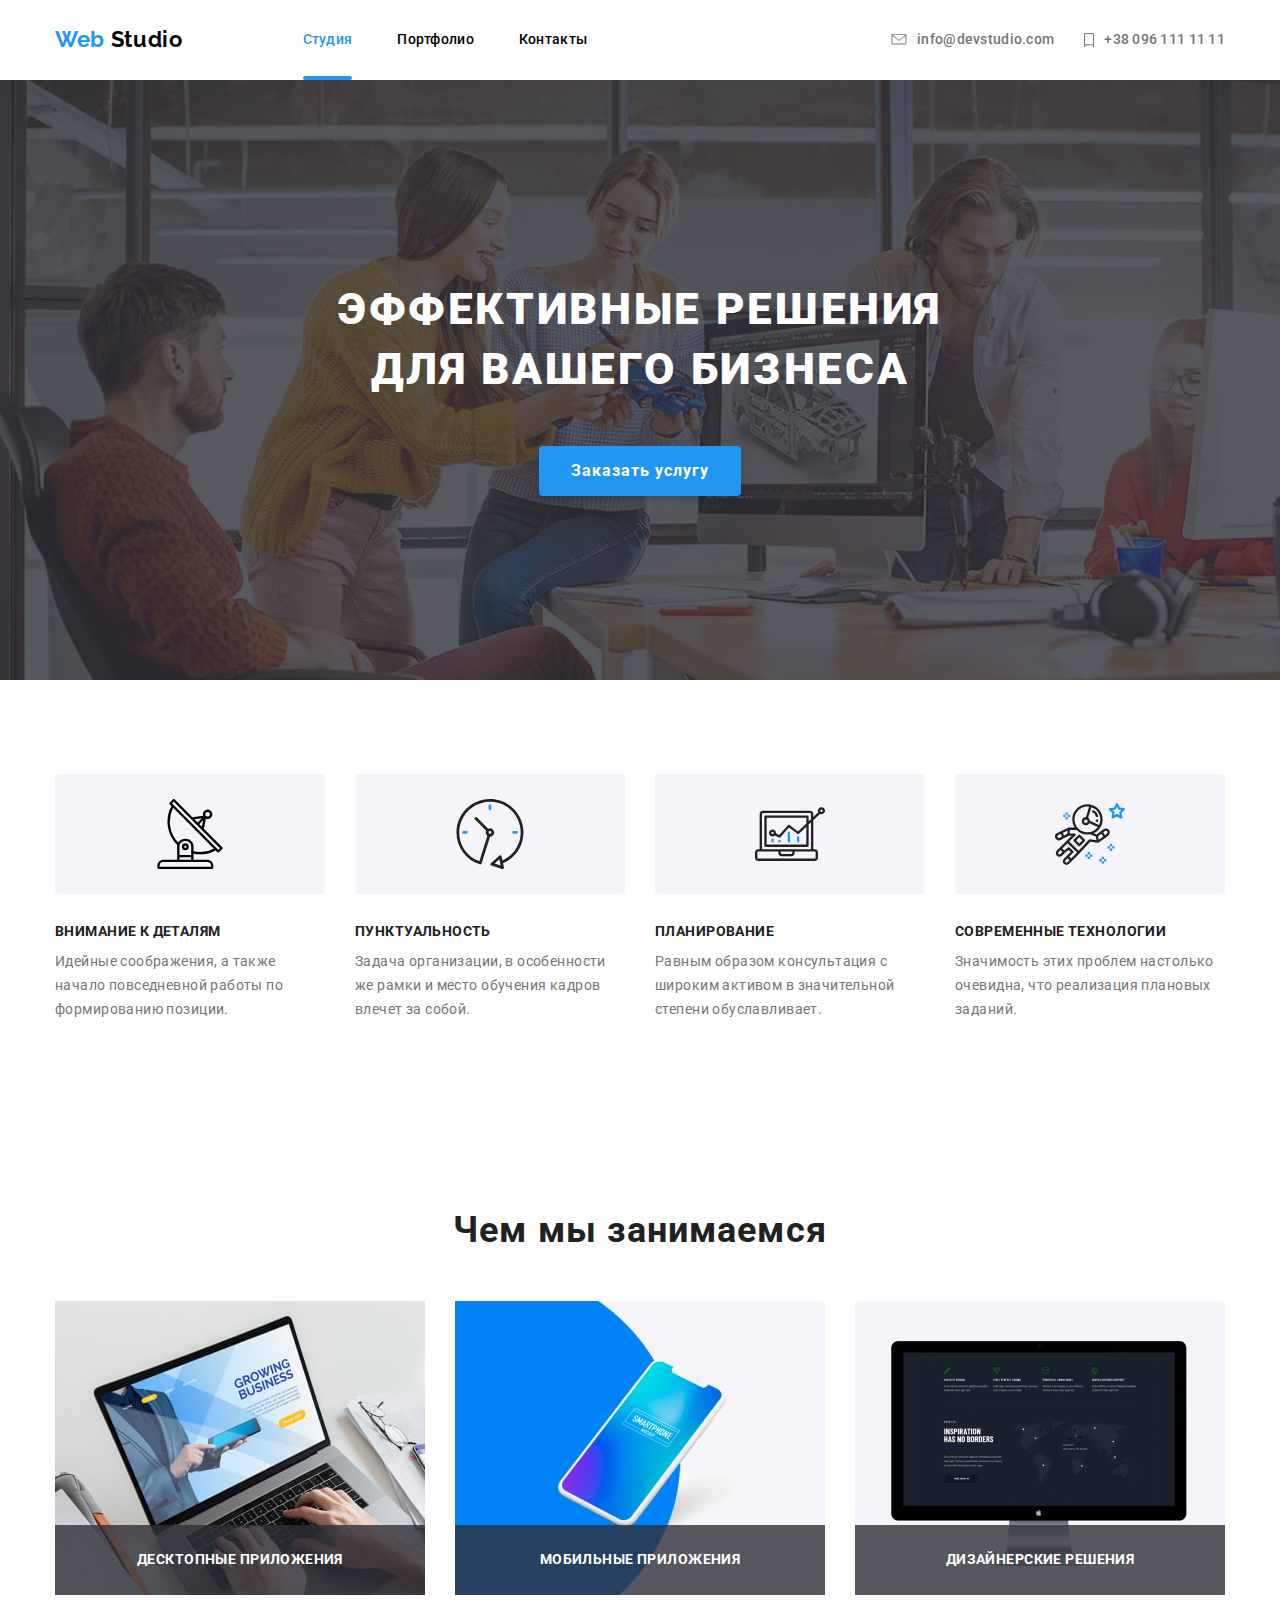
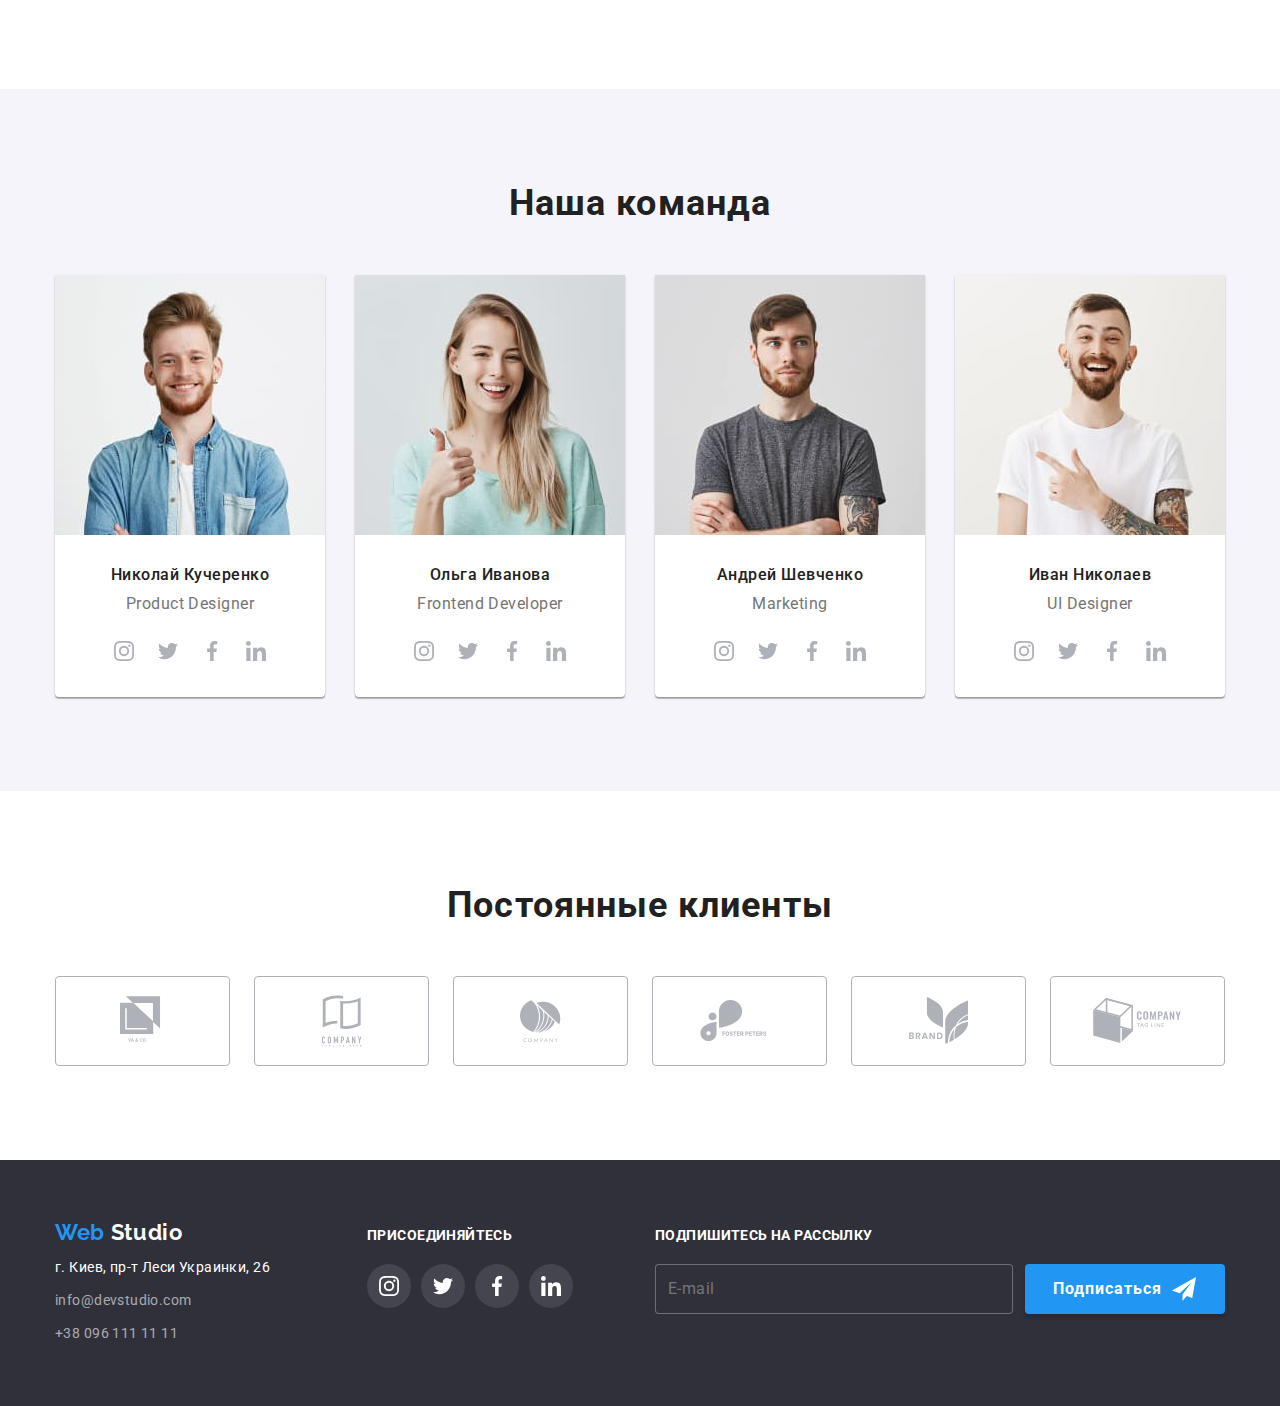
<file: index.html>
<!DOCTYPE html>
<html lang="ru">

<head>
  <meta charset="UTF-8" />
  <meta name="viewport" content="width=device-width, initial-scale=1.0" />
  <title lang="en">Web Studio v.1</title>
  <link href="https://fonts.googleapis.com/css2?family=Raleway:wght@700&family=Roboto:wght@400;500;700;900&display=swap"
    rel="stylesheet" />
  <link rel="stylesheet"
    href="https://cdnjs.cloudflare.com/ajax/libs/modern-normalize/0.6.0/modern-normalize.min.css" />
  <link rel="stylesheet" href="./css/main.min.css" />
</head>

<body>
  <!-- header -->
  <header class="header">
    <div class="header__container">
      <nav class="header-nav">
        <a class="logo" lang="en" href="./index.html">Web <span class="logo__studio">Studio</span></a>
        <ul class="header-nav__list">
          <li class="header-nav__item">
            <a class="header-nav__link header-nav__link--current" href="./index.html">Студия</a>
          </li>
          <li class="header-nav__item">
            <a class="header-nav__link" href="./portfolio.html">Портфолио</a>
          </li>
          <li class="header-nav__item"><a class="header-nav__link" href="">Контакты</a></li>
        </ul>
      </nav>
      <address class="header-address">
        <a class="header-address__link" lang="en" href="mailto:info@devstudio.com"><svg class="header-address__icon"
            width="16px" height="11.2px">
            <use href="./images/symbol-defs.svg#envelope" width="16" height="11.2"></use>
          </svg>info@devstudio.com</a>
        <a class="header-address__link" href="tel:+380961111111"><svg class="header-address__icon" width="10px"
            height="14.94px">
            <use href="./images/symbol-defs.svg#smartphone"></use>
          </svg>+38 096 111 11 11</a>
      </address>
    </div>
  </header>
  <!-- main -->
  <main class="index-main">
    <section class="hero">
      <!-- background image -->
      <h1 class="hero__header">
        эффективные решения<br />
        для вашего бизнеса
      </h1>
      <button class="hero__btn" data-open-modal>Заказать услугу</button>
    </section>
    <!-- Преимущества (нужно спрятать h2) -->
    <section class="advantages">
      <div class="advantages__container">
        <h2 class="advantages__header">Преимущества</h2>
        <ul class="advantages__list">
          <li class="advantages__item">
            <div class="advantages__icon-box"><svg class="advantages__icon" aria-label="antenna">
                <use href="./images/symbol-defs.svg#antenna"></use>
              </svg></div>
            <h3 class="advantages__title">Внимание к деталям</h3>
            <p class="advantages__description">
              Идейные соображения, а также начало повседневной работы по
              формированию позиции.
            </p>
          </li>
          <li class="advantages__item">
            <div class="advantages__icon-box">
              <svg class="advantages__icon" aria-label="analog clock">
                <use href="./images/symbol-defs.svg#clock"></use>
              </svg>
            </div>
            <h3 class="advantages__title">Пунктуальность</h3>
            <p class="advantages__description">
              Задача организации, в особенности же рамки и место обучения
              кадров влечет за собой.
            </p>
          </li>
          <li class="advantages__item">
            <div class="advantages__icon-box">
              <svg class="advantages__icon" aria-label="diagram">
                <use href="./images/symbol-defs.svg#diagram"></use>
              </svg>
            </div>
            <h3 class="advantages__title">Планирование</h3>
            <p class="advantages__description">
              Равным образом консультация с широким активом в значительной
              степени обуславливает.
            </p>
          </li>
          <li class="advantages__item">
            <div class="advantages__icon-box">
              <svg class="advantages__icon" aria-label="astronaut">
                <use href="./images/symbol-defs.svg#astronaut"></use>
              </svg>
            </div>
            <h3 class="advantages__title">Современные технологии</h3>
            <p class="advantages__description">
              Значимость этих проблем настолько очевидна, что реализация
              плановых заданий.
            </p>
          </li>
        </ul>
      </div>
    </section>
    <!-- чем мы занимаемся -->
    <section class="works">
      <div class="works__container">
        <h2 class="works__header">Чем мы занимаемся</h2>
        <ul class="works__list">
          <li class="works__item">
            <img src="./images/laptop.jpg" width="370" alt="Ноутбук" />
            <h3 class="works__title">Десктопные приложения</h3>
          </li>
          <li class="works__item">
            <img src="./images/smartphone.jpg" width="370" alt="Смартфон" />
            <h3 class="works__title">Мобильные приложения</h3>
          </li>
          <li class="works__item">
            <img src="./images/monitor.jpg" width="370" alt="Пример дизайна на экране" />
            <h3 class="works__title">Дизайнерские решения</h3>
          </li>
        </ul>
      </div>
    </section>
    <!-- наша команда -->
    <section class="team">
      <div class="team__container">
        <h2 class="team__header">Наша команда</h2>
        <ul class="team__list" lang="en">
          <!-- Николай Кучеренко -->
          <li class="team__item">
            <img src="./images/John_Smith.jpg" width="270" height="260" alt="John Smith" />
            <h3 class="team__name">Николай Кучеренко</h3>
            <p class="team__profession">Product Designer</p>
            <!-- Cсылки на соц сети -->
            <ul class="social-list">
              <li class="social-list__item">
                <a class="social-list__link" href="">
                  <svg class="social-list__icon" aria-label="instagram">
                    <use href="./images/symbol-defs.svg#instagram"></use>
                  </svg>
                </a>
              </li>
              <li class="social-list__item">
                <a class="social-list__link" href=""><svg class="social-list__icon" aria-label="twitter">
                    <use href="./images/symbol-defs.svg#twitter"></use>
                  </svg></a>
              </li>
              <li class="social-list__item">
                <a class="social-list__link" href=""><svg class="social-list__icon" aria-label="facebook">
                    <use href="./images/symbol-defs.svg#facebook"></use>
                  </svg></a>
              </li>
              <li class="social-list__item">
                <a class="social-list__link" href=""><svg class="social-list__icon" aria-label="linkedin">
                    <use href="./images/symbol-defs.svg#linkedin"></use>
                  </svg></a>
              </li>
            </ul>
          </li>
          <!-- Ольга Иванова -->
          <li class="team__item">
            <img src="./images/Marta_Stewart.jpg" width="270" height="260" alt="Marta Stewart" />
            <h3 class="team__name">Ольга Иванова</h3>
            <p class="team__profession">Frontend Developer</p>
            <!-- Cсылки на соц сети -->
            <ul class="social-list">
              <li class="social-list__item">
                <a class="social-list__link" href="">
                  <svg class="social-list__icon" aria-label="instagram">
                    <use href="./images/symbol-defs.svg#instagram"></use>
                  </svg>
                </a>
              </li>
              <li class="social-list__item">
                <a class="social-list__link" href=""><svg class="social-list__icon" aria-label="twitter">
                    <use href="./images/symbol-defs.svg#twitter"></use>
                  </svg></a>
              </li>
              <li class="social-list__item">
                <a class="social-list__link" href=""><svg class="social-list__icon" aria-label="facebook">
                    <use href="./images/symbol-defs.svg#facebook"></use>
                  </svg></a>
              </li>
              <li class="social-list__item">
                <a class="social-list__link" href=""><svg class="social-list__icon" aria-label="linkedin">
                    <use href="./images/symbol-defs.svg#linkedin"></use>
                  </svg></a>
              </li>
            </ul>
          </li>
          <!-- Андрей Шевченко -->
          <li class="team__item">
            <img src="./images/Robert_Jakis.jpg" width="270" height="260" alt="Robert Jakis" />
            <h3 class="team__name">Андрей Шевченко</h3>
            <p class="team__profession">Marketing</p>
            <!-- Ссылки на соцсети -->
            <ul class="social-list">
              <li class="social-list__item">
                <a class="social-list__link" href="">
                  <svg class="social-list__icon" aria-label="instagram">
                    <use href="./images/symbol-defs.svg#instagram"></use>
                  </svg>
                </a>
              </li>
              <li class="social-list__item">
                <a class="social-list__link" href=""><svg class="social-list__icon" aria-label="twitter">
                    <use href="./images/symbol-defs.svg#twitter"></use>
                  </svg></a>
              </li>
              <li class="social-list__item">
                <a class="social-list__link" href=""><svg class="social-list__icon" aria-label="facebook">
                    <use href="./images/symbol-defs.svg#facebook"></use>
                  </svg></a>
              </li>
              <li class="social-list__item">
                <a class="social-list__link" href=""><svg class="social-list__icon" aria-label="linkedin">
                    <use href="./images/symbol-defs.svg#linkedin"></use>
                  </svg></a>
              </li>
            </ul>
          </li>
          <!-- Иван Николаев -->
          <li class="team__item">
            <img src="./images/Martin_Doe.jpg" width="270" height="260" alt="Martin Doe" />
            <h3 class="team__name">Иван Николаев</h3>
            <p class="team__profession">UI Designer</p>
            <!-- Cсылки на соц сети -->
            <ul class="social-list">
              <li class="social-list__item">
                <a class="social-list__link" href="">
                  <svg class="social-list__icon" aria-label="instagram">
                    <use href="./images/symbol-defs.svg#instagram"></use>
                  </svg>
                </a>
              </li>
              <li class="social-list__item">
                <a class="social-list__link" href=""><svg class="social-list__icon" aria-label="twitter">
                    <use href="./images/symbol-defs.svg#twitter"></use>
                  </svg></a>
              </li>
              <li class="social-list__item">
                <a class="social-list__link" href=""><svg class="social-list__icon" aria-label="facebook">
                    <use href="./images/symbol-defs.svg#facebook"></use>
                  </svg></a>
              </li>
              <li class="social-list__item">
                <a class="social-list__link" href=""><svg class="social-list__icon" aria-label="linkedin">
                    <use href="./images/symbol-defs.svg#linkedin"></use>
                  </svg></a>
              </li>
            </ul>
          </li>
        </ul>
      </div>
    </section>
    <!-- постоянные клиенты -->
    <section class="clients">
      <div class="clients__container">
        <h2 class="clients__header">Постоянные клиенты</h2>
        <ul class="clients__list">
          <li class="clients__item">
            <a class="clients__link" href=""><svg class="clients__icon" aria-label="client-1 logo" width="44.27"
                height="49.23">
                <use href="./images/symbol-defs.svg#client-1"></use>
              </svg></a>
          </li>
          <li class="clients__item">
            <a class="clients__link" href=""><svg class="clients__icon" aria-label="client-2 logo" width="40"
                height="52">
                <use href="./images/symbol-defs.svg#client-2"></use>
              </svg></a>
          </li>
          <li class="clients__item">
            <a class="clients__link" href=""><svg class="clients__icon" aria-label="client-3 logo" width="41"
                height="42.6">
                <use href="./images/symbol-defs.svg#client-3"></use>
              </svg></a>
          </li>
          <li class="clients__item">
            <a class="clients__link" href=""><svg class="clients__icon" aria-label="client-4 logo" width="79.66"
                height="42.02">
                <use href="./images/symbol-defs.svg#client-4"></use>
              </svg></a>
          </li>
          <li class="clients__item">
            <a class="clients__link" href=""><svg class="clients__icon" aria-label="client-5 logo" width="59"
                height="47">
                <use href="./images/symbol-defs.svg#client-5"></use>
              </svg></a>
          </li>
          <li class="clients__item">
            <a class="clients__link" href=""><svg class="clients__icon" aria-label="client-6 logo" width="88.48"
                height="45.44">
                <use href="./images/symbol-defs.svg#client-6"></use>
              </svg></a>
          </li>
        </ul>
      </div>
    </section>
  </main>
  <!-- footer -->
  <footer class="footer">
    <div class="footer__container">
      <div class="footer__address">
        <a class="logo" lang="en" href="./index.html">Web <span class="logo__studio-white">Studio</span></a>
        <address class="address">
          <p class="address__location">г. Киев, пр-т Леси Украинки, 26</p>
          <a class="address__link mail" lang="en" href="mailto:info@devstudio.com">info@devstudio.com</a>
          <a class="address__link tel" href="tel:+380961111111">+38 096 111 11 11</a>
        </address>
      </div>
      <!-- присоединяйтесь -->
      <div class="connect">
        <b class="connect__title">присоединяйтесь</b>
        <ul class="connect__list">
          <li class="connect__item">
            <a class="connect__link" href="">
              <svg class="connect__icon" aria-label="instagram">
                <use href="./images/symbol-defs.svg#instagram"></use>
              </svg>
            </a>
          </li>
          <li class="connect__item">
            <a class="connect__link" href=""><svg class="connect__icon" aria-label="twitter">
                <use href="./images/symbol-defs.svg#twitter"></use>
              </svg></a>
          </li>
          <li class="connect__item">
            <a class="connect__link" href=""><svg class="connect__icon" aria-label="facebook">
                <use href="./images/symbol-defs.svg#facebook"></use>
              </svg></a>
          </li>
          <li class="connect__item">
            <a class="connect__link" href=""><svg class="connect__icon" aria-label="linkedin">
                <use href="./images/symbol-defs.svg#linkedin"></use>
              </svg></a>
          </li>
        </ul>
      </div>
      <!-- подписаться на рассылку -->
      <div class="subscribe">
        <!-- e-mail -->
        <b class="subscribe__title">Подпишитесь на рассылку</b>
        <form class="subscribe__form" action="#" method="POST">
          <label for="subscribe-email"></label>
          <input class="subscribe__input" type="email" id="subscribe-email" placeholder="E-mail">
          <button class="subscribe__btn">Подписаться
            <svg class="subscribe__icon" aria-label="icon-send" width="24" height="24">
              <use href="./images/symbol-defs.svg#icon_send"></use>
            </svg>
          </button>
        </form>
      </div>
    </div>
  </footer>
  <div class="backdrop is-hidden" data-backdrop>
    <div class="order-modal">
      <button class="order-modal__close-btn" data-close-modal>
        <svg class="order-modal__icon" aria-label="icon-close" width="18" height="18">
          <use href="./images/symbol-defs.svg#close-black"></use>
        </svg>
      </button>
      <form class="order-form" action="#" method="POST">
        <b class="order-form__header">Оставьте свои данные, мы вам перезвоним</b>
        <div class="order-form__content" role="group">
          <label class="order-form__form-field">
            <input class="order-form__input" type="text" name="client-name" placeholder=" ">
            <span class="order-form__title">Имя</span>
            <svg class="order-form__icon" width="18" height="18">
              <use href="./images/symbol-defs.svg#person-black"></use>
            </svg>
          </label>
          <label class="order-form__form-field">
            <input class="order-form__input" type="tel" name="client-tel" placeholder=" ">
            <span class="order-form__title">Телефон</span>
            <svg class="order-form__icon" width="18" height="18">
              <use href="./images/symbol-defs.svg#phone-black"></use>
            </svg>
          </label>
          <label class="order-form__form-field">
            <input class="order-form__input" type="email" name="client-email" placeholder=" ">
            <span class="order-form__title">Почта</span>
            <svg class="order-form__icon" width="18" height="18">
              <use href="./images/symbol-defs.svg#email-black"></use>
            </svg>
          </label>
          <label class="order-form__form-field">
            <textarea class="order-form__comment" name="comment" rows="6" placeholder=" "></textarea>
            <span class="order-form__comment-title">Комментарий</span>
          </label>
          <label class="order-form__conditions">
            <input class="order-form__checkbox" type="checkbox" name="conditions">
            <span class="order-form__checkbox-custom"></span>
            <span class="order-form__conditions-title">Соглашаюсь с рассылкой и принимаю&nbsp;</span>
            <a class="order-form__conditions-link" href="#">Условия договора</a>
          </label>
        </div>
        <button class="order-form__submit-btn" type="submit">Отправить</button>
      </form>
    </div>
  </div>
  <script>
    const refs = {
      openModalBtn: document.querySelector('[data-open-modal]'),
      closeModalBtn: document.querySelector('[data-close-modal]'),
      backdrop: document.querySelector('[data-backdrop]'),
    };

    refs.openModalBtn.addEventListener('click', toggleModal);
    refs.closeModalBtn.addEventListener('click', toggleModal);

    refs.backdrop.addEventListener('click', logBackdropClick);

    function toggleModal() {
      refs.backdrop.classList.toggle('is-hidden');
    }

    function logBackdropClick() {
      console.log('Это клик в бекдроп');
    }
  </script>
  <script>
    (() => {
      document
        .querySelector('.order-form')
        .addEventListener('submit', e => {
          e.preventDefault();

          new FormData(e.currentTarget).forEach((value, name) =>
            console.log(`${name}: ${value}`),
          );

          e.currentTarget.reset();
        });
    })();
  </script>
</body>

</html>
</file>
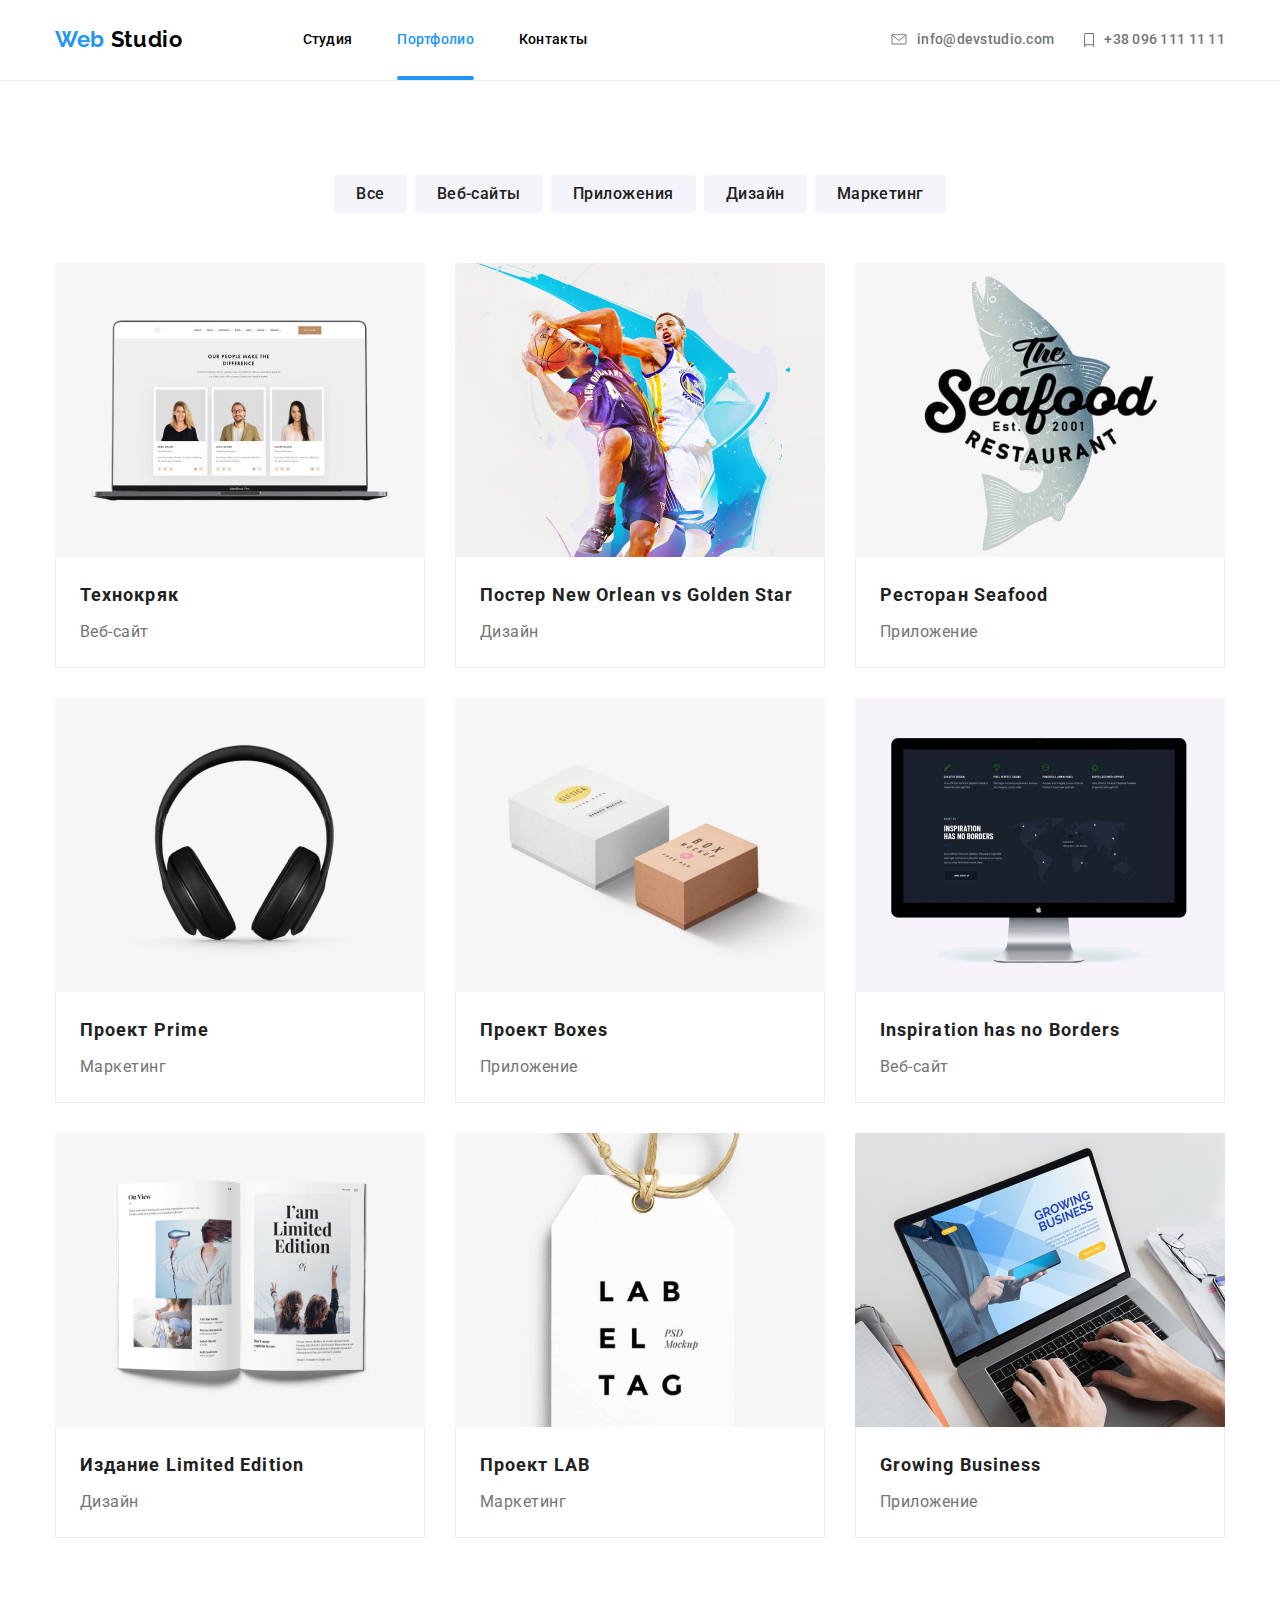
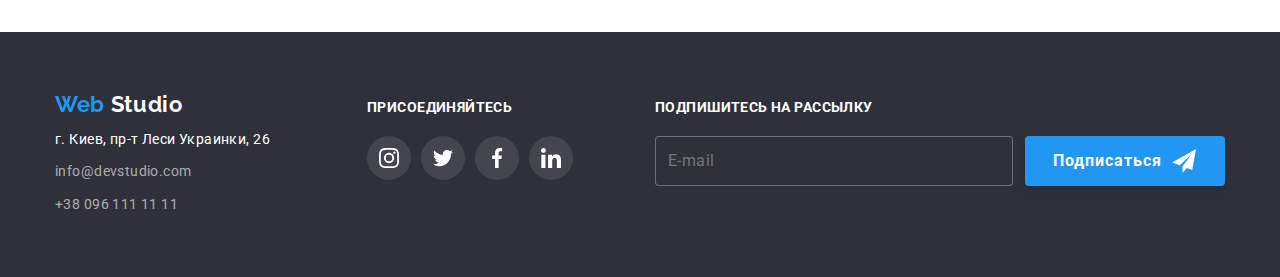
<file: portfolio.html>
<!DOCTYPE html>
<html lang="ru">

<head>
  <meta charset="UTF-8" />
  <meta name="viewport" content="width=device-width, initial-scale=1.0" />
  <title lang="en">Portfolio</title>
  <link
    href="https://fonts.googleapis.com/css2?family=Raleway:wght@400;700&family=Roboto:wght@400;500;700;900&display=swap"
    rel="stylesheet" />
  <link rel="stylesheet" href="https://cdnjs.cloudflare.com/ajax/libs/modern-normalize/0.6.0/modern-normalize.min.css">
  <link rel="stylesheet" href="./css/main.min.css" />
</head>

<body>
  <!-- header -->
  <header class="header header--portfolio">
    <div class="header__container">
      <nav class="header-nav">
        <a class="logo" lang="en" href="./index.html">Web <span class="logo__studio">Studio</span></a>
        <ul class="header-nav__list">
          <li class="header-nav__item">
            <a class="header-nav__link" href="./index.html">Студия</a>
          </li>
          <li class="header-nav__item">
            <a class="header-nav__link header-nav__link--current" href="./portfolio.html">Портфолио</a>
          </li>
          <li class="header-nav__item"><a class="header-nav__link" href="">Контакты</a></li>
        </ul>
      </nav>
      <address class="header-address">
        <a class="header-address__link" lang="en" href="mailto:info@devstudio.com"><svg class="header-address__icon"
            width="16px" height="11.2px">
            <use href="./images/symbol-defs.svg#envelope" width="16" height="11.2"></use>
          </svg>info@devstudio.com</a>
        <a class="header-address__link" href="tel:+380961111111"><svg class="header-address__icon" width="10px"
            height="14.94px">
            <use href="./images/symbol-defs.svg#smartphone"></use>
          </svg>+38 096 111 11 11</a>
      </address>
    </div>
  </header>
  <main>
    <section class="gallery">
      <div class="gallery__container">
        <!-- filter -->
        <ul class="filter">
          <li class="filter__item"><button class="filter__btn">Все</button></li>
          <li class="filter__item"><button class="filter__btn">Веб-сайты</button></li>
          <li class="filter__item"><button class="filter__btn">Приложения</button></li>
          <li class="filter__item"><button class="filter__btn">Дизайн</button></li>
          <li class="filter__item"><button class="filter__btn">Маркетинг</button></li>
        </ul>
        <!-- gallery -->
        <ul class="card-list">
          <!-- Технокряк -->
          <li class="card">
            <a class="card__link" href="">
              <div class="card__thumb">
                <img src="./images/Технокряк.jpg" width="370" height="294" alt="изображение сайта на экране ноутбука" />
                <p class="card__description">
                  Технокряк это современная площадка распространения коронавируса.
                  Компании используют эту платформу для цифрового шпионажа и атак
                  на защищённые сервера конкурентов.
                </p>
              </div>
              <div class="card__text">
                <h2 class="card__title">Технокряк</h2>
                <p class="card__type">Веб-сайт</p>
              </div>
            </a>
          </li>
          <!-- Постер New Orlean vs Golden Stars -->
          <li class="card">
            <a class="card__link" href="">
              <div class="card__thumb">
                <img src="./images/Постер_New_Orlean_vs_Golden_Star.jpg" width="370" height="294"
                  alt="два баскетболиста борятся за мяч" />
                <p class="card__description">
                  Технокряк это современная площадка распространения коронавируса.
                  Компании используют эту платформу для цифрового шпионажа и атак
                  на защищённые сервера конкурентов.
                </p>
              </div>
              <div class="card__text">
                <h2 class="card__title">
                  Постер New Orlean vs Golden Star
                </h2>
                <p class="card__type">Дизайн</p>
              </div>
            </a>
          </li>
          <!-- Ресторан Seafood -->
          <li class="card">
            <a class="card__link" href="">
              <div class="card__thumb">
                <img src="./images/Ресторан_Seafood.jpg" width="370" height="294" alt="логотип ресторана" />
                <p class="card__description">
                  Технокряк это современная площадка распространения коронавируса.
                  Компании используют эту платформу для цифрового шпионажа и атак
                  на защищённые сервера конкурентов.
                </p>
              </div>
              <div class="card__text">
                <h2 class="card__title">Ресторан Seafood</h2>
                <p class="card__type">Приложение</p>
              </div>
            </a>
          </li>
          <!-- Проект Prime -->
          <li class="card">
            <a class="card__link" href="">
              <div class="card__thumb">
                <img src="./images/Проект_Prime.jpg" width="370" height="294" alt="беспроводные наушники" />
                <p class="card__description">
                  Технокряк это современная площадка распространения коронавируса.
                  Компании используют эту платформу для цифрового шпионажа и атак
                  на защищённые сервера конкурентов.
                </p>
              </div>
              <div class="card__text">
                <h2 class="card__title">Проект Prime</h2>
                <p class="card__type">Маркетинг</p>
              </div>
            </a>
          </li>
          <!-- Проект Boxes -->
          <li class="card">
            <a class="card__link" href="">
              <div class="card__thumb">
                <img src="./images/Проект_Boxes.jpg" width="370" height="294" alt="две коробки" />
                <p class="card__description">
                  Технокряк это современная площадка распространения коронавируса.
                  Компании используют эту платформу для цифрового шпионажа и атак
                  на защищённые сервера конкурентов.
                </p>
              </div>
              <div class="card__text">
                <h2 class="card__title">Проект Boxes</h2>
                <p class="card__type">Приложение</p>
              </div>
            </a>
          </li>
          <!-- Inspiration has no Borders -->
          <li class="card">
            <a class="card__link" href="">
              <div class="card__thumb">
                <img src="./images/Inspiration_has_no_Borders.jpg" width="370" height="294"
                  alt="веб-сайт на экране компьютера" />
                <p class="card__description">
                  Технокряк это современная площадка распространения коронавируса.
                  Компании используют эту платформу для цифрового шпионажа и атак
                  на защищённые сервера конкурентов.
                </p>
              </div>
              <div class="card__text">
                <h2 class="card__title">Inspiration has no Borders</h2>
                <p class="card__type">Веб-сайт</p>
              </div>
            </a>
          </li>
          <!-- Издание Limited Edition -->
          <li class="card">
            <a class="card__link" href="">
              <div class="card__thumb">
                <img src="./images/Издание_Limited_Edition.jpg" width="370" height="294"
                  alt="разворот глянцевого журнала" />
                <p class="card__description">
                  Технокряк это современная площадка распространения коронавируса.
                  Компании используют эту платформу для цифрового шпионажа и атак
                  на защищённые сервера конкурентов.
                </p>
              </div>
              <div class="card__text">
                <h2 class="card__title">Издание Limited Edition</h2>
                <p class="card__type">Дизайн</p>
              </div>
            </a>
          </li>
          <!-- Проект LAB -->
          <li class="card">
            <a class="card__link" href="">
              <div class="card__thumb">
                <img src="./images/Проект_LAB.jpg" width="370" height="294" alt="бирка с надписью лаб эль тэг" />
                <p class="card__description">
                  Технокряк это современная площадка распространения коронавируса.
                  Компании используют эту платформу для цифрового шпионажа и атак
                  на защищённые сервера конкурентов.
                </p>
              </div>
              <div class="card__text">
                <h2 class="card__title">Проект LAB</h2>
                <p class="card__type">Маркетинг</p>
              </div>
            </a>
          </li>
          <!-- Growing Business -->
          <li class="card">
            <a class="card__link" href="">
              <div class="card__thumb">
                <img src="./images/Growing_Business.jpg" width="370" height="294"
                  alt="сайт компании на экране ноутбука" />
                <p class="card__description">
                  Технокряк это современная площадка распространения коронавируса.
                  Компании используют эту платформу для цифрового шпионажа и атак
                  на защищённые сервера конкурентов.
                </p>
              </div>
              <div class="card__text">
                <h2 class="card__title">Growing Business</h2>
                <p class="card__type">Приложение</p>
              </div>
            </a>
          </li>
        </ul>
      </div>
    </section>
  </main>
  <footer class="footer">
    <div class="footer__container">
      <div class="footer__address">
        <a class="logo" lang="en" href="./index.html">Web <span class="logo__studio-white">Studio</span></a>
        <address class="address">
          <p class="address__location">г. Киев, пр-т Леси Украинки, 26</p>
          <a class="address__link mail" lang="en" href="mailto:info@devstudio.com">info@devstudio.com</a>
          <a class="address__link tel" href="tel:+380961111111">+38 096 111 11 11</a>
        </address>
      </div>
      <!-- присоединяйтесь -->
      <div class="connect">
        <b class="connect__title">присоединяйтесь</b>
        <ul class="connect__list">
          <li class="connect__item">
            <a class="connect__link" href="">
              <svg class="connect__icon" aria-label="instagram">
                <use href="./images/symbol-defs.svg#instagram"></use>
              </svg>
            </a>
          </li>
          <li class="connect__item">
            <a class="connect__link" href=""><svg class="connect__icon" aria-label="twitter">
                <use href="./images/symbol-defs.svg#twitter"></use>
              </svg></a>
          </li>
          <li class="connect__item">
            <a class="connect__link" href=""><svg class="connect__icon" aria-label="facebook">
                <use href="./images/symbol-defs.svg#facebook"></use>
              </svg></a>
          </li>
          <li class="connect__item">
            <a class="connect__link" href=""><svg class="connect__icon" aria-label="linkedin">
                <use href="./images/symbol-defs.svg#linkedin"></use>
              </svg></a>
          </li>
        </ul>
      </div>
      <!-- подписаться на рассылку -->
      <div class="subscribe">
        <!-- e-mail -->
        <b class="subscribe__title">Подпишитесь на рассылку</b>
        <form class="subscribe__form" action="#" method="POST">
          <label for="subscribe-email"></label>
          <input class="subscribe__input" type="email" id="subscribe-email" placeholder="E-mail">
          <button class="subscribe__btn">Подписаться
            <svg class="subscribe__icon" aria-label="icon-send" width="24" height="24">
              <use href="./images/symbol-defs.svg#icon_send"></use>
            </svg>
          </button>
        </form>
      </div>
    </div>
  </footer>
</body>

</html>
</file>
<file: css/main.min.css>
img{display:block}.connect__title,.subscribe__title{font-weight:bold;font-size:14px;line-height:1.14;letter-spacing:0.03em;text-transform:uppercase}.hero__btn,.subscribe__btn,.order-form__submit-btn{background-color:#2196f3;color:#fff;font-weight:700;font-size:16px;line-height:1.87;letter-spacing:0.06em;border:0;border-radius:4px;-webkit-box-shadow:0px 4px 4px rgba(0,0,0,0.15);box-shadow:0px 4px 4px rgba(0,0,0,0.15);cursor:pointer}.header__container,.advantages__container,.works__container,.team__container,.clients__container,.footer__container,.gallery__container{width:1200px;margin:0 auto;padding:0 15px}.order-form__title,.order-form__comment-title{display:block;position:absolute;font-weight:400;font-size:14px;line-height:16px;letter-spacing:0.01em;color:#757575;-webkit-transition:250ms cubic-bezier(0.4, 0, 0.2, 1);transition:250ms cubic-bezier(0.4, 0, 0.2, 1)}.works__header,.team__header,.clients__header{margin-top:0;margin-bottom:50px;text-align:center;color:#212121;font-weight:700;font-size:36px;letter-spacing:0.03em}.advantages,.works,.team,.clients,.gallery{padding:94px 0}.social-list__icon,.connect__icon{display:block;width:20px;height:20px;fill:currentColor}.social-list__link,.connect__link{display:block;padding:12px 12px;border:0;border-radius:50%}.logo{font-family:raleway;color:#2196f3;font-weight:700;font-size:22px;line-height:1.18;letter-spacing:0.03em;text-decoration:none}.advantages__header,.order-form__checkbox{position:absolute;clip:rect(0 0 0 0);width:1px;height:1px;margin:-1px}.header--portfolio{border-bottom:1px solid #ececec}.header__container{display:-webkit-box;display:-ms-flexbox;display:flex;-webkit-box-align:center;-ms-flex-align:center;align-items:center}.logo__studio{color:#000000}.header-nav{display:-webkit-box;display:-ms-flexbox;display:flex;-webkit-box-align:center;-ms-flex-align:center;align-items:center}.header-nav__list{margin:0 0 0 80px;display:-webkit-box;display:-ms-flexbox;display:flex;list-style-type:none}.header-nav__item{position:relative}.header-nav__item:not(:last-child){margin-right:45px}.header-nav__link{display:block;padding:32px 0;color:var(--dark-gray-color);font-weight:500;font-size:14px;line-height:1.14;letter-spacing:0.02em;text-decoration:none;-webkit-transition:color 250ms cubic-bezier(0.4, 0, 0.2, 1);transition:color 250ms cubic-bezier(0.4, 0, 0.2, 1)}.header-nav__link:hover,.header-nav__link:focus,.header-nav__link--current{color:#2196f3}.header-nav__link--current::before{position:absolute;content:"";display:block;width:100%;height:4px;bottom:0;left:0;background-color:#2196f3;border-radius:2px;-webkit-transition:250ms cubic-bezier(0.4, 0, 0.2, 1);transition:250ms cubic-bezier(0.4, 0, 0.2, 1)}.header-address{margin-left:auto;display:-webkit-box;display:-ms-flexbox;display:flex;-webkit-box-align:center;-ms-flex-align:center;align-items:center}.header-address__link{display:-webkit-inline-box;display:-ms-inline-flexbox;display:inline-flex;-webkit-box-align:center;-ms-flex-align:center;align-items:center;color:#757575;font-style:normal;font-weight:500;font-size:14px;line-height:1.14;letter-spacing:0.02em;text-decoration:none;-webkit-transition:color 250ms cubic-bezier(0.4, 0, 0.2, 1);transition:color 250ms cubic-bezier(0.4, 0, 0.2, 1)}.header-address__link:not(:last-child){margin-right:30px}.header-address__link:hover,.header-address__link:focus{color:#2196f3}.header-address__icon{margin-right:10px;fill:currentColor;-webkit-transition:fill 250ms cubic-bezier(0.4, 0, 0.2, 1);transition:fill 250ms cubic-bezier(0.4, 0, 0.2, 1)}.hero{padding-top:200px;height:600px;max-width:1600px;background-image:-webkit-gradient(linear, left top, left bottom, from(rgba(47,48,58,0.8)), to(rgba(47,48,58,0.8))),url(../images/header-img.jpg);background-image:linear-gradient(rgba(47,48,58,0.8), rgba(47,48,58,0.8)),url(../images/header-img.jpg);background-repeat:no-repeat;background-size:cover;text-align:center;background-color:rgba(47,48,58,0.8)}.hero__header{margin:0;color:#fff;font-weight:900;font-size:44px;line-height:1.36;letter-spacing:0.06em;text-transform:uppercase}.hero__btn{display:inline-block;margin-top:46px;padding:10px 32px;text-align:center}.advantages__list{padding:0;margin:0;display:-webkit-box;display:-ms-flexbox;display:flex;-webkit-box-pack:justify;-ms-flex-pack:justify;justify-content:space-between}.advantages__item{display:block;width:270px}.advantages__icon-box{width:270px;height:120px;padding:25px 100px;background-color:#f5f4fa;border-radius:4px;text-align:center}.advantages__icon{width:70px;height:70px}.advantages__title{margin:30px 0 0 0;color:#212121;font-weight:700;font-size:14px;line-height:1.14;letter-spacing:0.03em;text-transform:uppercase}.advantages__description{margin:10px 0 0 0;color:#757575;font-weight:400;font-size:14px;line-height:1.71;letter-spacing:0.03em}.works__list{margin:0;padding:0;display:-webkit-box;display:-ms-flexbox;display:flex;-webkit-box-pack:justify;-ms-flex-pack:justify;justify-content:space-between;list-style-type:none}.works__item{position:relative;width:calc((100% - 60px) / 3)}.works__title{position:absolute;bottom:0;width:100%;margin:0;padding:27px 0;text-align:center;background-color:rgba(47,48,58,0.8);color:#fff;font-weight:700;font-size:14px;line-height:1.14;letter-spacing:0.03em;text-transform:uppercase}.team{background-color:#f5f4fa}.team__list{margin:0;padding:0;display:-webkit-box;display:-ms-flexbox;display:flex;list-style-type:none;-webkit-box-pack:justify;-ms-flex-pack:justify;justify-content:space-between}.team__item{width:calc((100% - 90px) / 4);padding-bottom:24px;text-align:center;background-color:#fff;-webkit-box-shadow:0px 2px 1px rgba(0,0,0,0.2),0px 1px 1px rgba(0,0,0,0.14),0px 1px 3px rgba(0,0,0,0.12);box-shadow:0px 2px 1px rgba(0,0,0,0.2),0px 1px 1px rgba(0,0,0,0.14),0px 1px 3px rgba(0,0,0,0.12);border-radius:0px 0px 4px 4px}.team__name{margin:30px 0 0 0;color:#212121;font-weight:500;font-size:16px;line-height:1.19;letter-spacing:0.03em}.team__profession{margin:10px 0 0 0;padding:0;color:#757575;font-weight:400;font-size:16px;line-height:1.19;letter-spacing:0.03em}.social-list{padding:0;margin-top:16px;display:-webkit-box;display:-ms-flexbox;display:flex;-webkit-box-pack:center;-ms-flex-pack:center;justify-content:center;list-style-type:none}.social-list__link{text-align:center;color:#afb1b8;-webkit-transition:250ms cubic-bezier(0.4, 0, 0.2, 1);transition:250ms cubic-bezier(0.4, 0, 0.2, 1)}.social-list__link:not(:last-child){margin-right:10px}.social-list__link:hover,.social-list__link:focus{background-color:#2196f3;color:#fff}.clients__list{display:-webkit-box;display:-ms-flexbox;display:flex;list-style-type:none;-webkit-box-pack:justify;-ms-flex-pack:justify;justify-content:space-between;margin:0;padding:0}.clients__link{display:-webkit-box;display:-ms-flexbox;display:flex;-webkit-box-pack:center;-ms-flex-pack:center;justify-content:center;-webkit-box-align:center;-ms-flex-align:center;align-items:center;width:175px;height:90px;border:1px solid #afb1b8;border-radius:4px;color:#afb1b8;-webkit-transition:250ms cubic-bezier(0.4, 0, 0.2, 1);transition:250ms cubic-bezier(0.4, 0, 0.2, 1)}.clients__link:hover,.clients__linklink{border-color:#2196f3;color:#2196f3}.clients__icon{fill:currentColor}.footer{background-color:#2f303a;color:#fff;padding:60px 0}.footer__container{display:-webkit-box;display:-ms-flexbox;display:flex;margin:0 auto;-webkit-box-pack:justify;-ms-flex-pack:justify;justify-content:space-between;-webkit-box-align:baseline;-ms-flex-align:baseline;align-items:baseline}.footer__address{display:block;width:231px}.logo__studio-white{color:#fff}.address{display:-webkit-box;display:-ms-flexbox;display:flex;-webkit-box-orient:vertical;-webkit-box-direction:normal;-ms-flex-direction:column;flex-direction:column;font-style:normal}.address__location{margin:10px 0 0 0;font-weight:400;font-size:14px;line-height:1.71;letter-spacing:0.03em}.address__link{margin:9px 0 0 0;color:rgba(255,255,255,0.6);font-weight:400;font-size:14px;line-height:1.71;letter-spacing:0.03em;text-decoration:none;-webkit-transition:250ms cubic-bezier(0.4, 0, 0.2, 1);transition:250ms cubic-bezier(0.4, 0, 0.2, 1)}.address__link:hover,.address__link:focus{color:#2196f3}.connect{display:block;width:207px}.connect__list{display:-webkit-box;display:-ms-flexbox;display:flex;margin:20px 0 0 0;padding:0;list-style-type:none}.connect__item:not(:last-child){margin-right:10px}.connect__link{background-color:rgba(255,255,255,0.1);color:#fff;-webkit-transition:250ms cubic-bezier(0.4, 0, 0.2, 1);transition:250ms cubic-bezier(0.4, 0, 0.2, 1)}.connect__link:hover,.connect__link:focus{background-color:#2196f3}.subscribe{width:570px}.subscribe__form{display:-webkit-box;display:-ms-flexbox;display:flex;margin-top:20px}.subscribe__input{width:358px;padding:9px 12px;border:1px solid rgba(255,255,255,0.3);border-radius:4px;color:rgba(255,255,255,0.6);background-color:#2f303a;font-weight:400;font-size:16px;line-height:1.87;display:-webkit-box;display:-ms-flexbox;display:flex;-webkit-box-align:center;-ms-flex-align:center;align-items:center;letter-spacing:0.03em;outline:none}.subscribe__btn{display:-webkit-box;display:-ms-flexbox;display:flex;-webkit-box-align:center;-ms-flex-align:center;align-items:center;margin-left:12px;padding:10px 28px;width:200px;height:50px}.subscribe__icon{display:block;margin-left:10px}.backdrop{position:fixed;top:0;left:0;width:100%;height:100%;background-color:rgba(0,0,0,0.5);opacity:1;-webkit-transition:opacity 250ms cubic-bezier(0.4, 0, 0.2, 1);transition:opacity 250ms cubic-bezier(0.4, 0, 0.2, 1)}.backdrop.is-hidden{opacity:0;pointer-events:none}.backdrop.is-hidden .modal{-webkit-transform:translate(-50%, -50%) scale(1.1);transform:translate(-50%, -50%) scale(1.1)}.order-modal{position:absolute;top:50%;left:50%;min-width:528px;padding:40px;background-color:#fff;-webkit-transform:translate(-50%, -50%) scale(1);transform:translate(-50%, -50%) scale(1);-webkit-transition:250ms cubic-bezier(0.4, 0, 0.2, 1);transition:250ms cubic-bezier(0.4, 0, 0.2, 1)}.order-modal__close-btn{display:-webkit-inline-box;display:-ms-inline-flexbox;display:inline-flex;position:absolute;top:8px;right:8px;width:30px;height:30px;padding:0;margin:0;-webkit-box-align:center;-ms-flex-align:center;align-items:center;-webkit-box-pack:center;-ms-flex-pack:center;justify-content:center;background-color:#fff;border:1px solid rgba(0,0,0,0.1);border-radius:50%}.order-modal__close-btn:hover,.order-modal__close-btn:focus{fill:#2196f3;cursor:pointer}.order-form{text-align:center}.order-form__content{display:block;margin-bottom:30px}.order-form__header{display:block;margin-bottom:30px;text-align:center;font-weight:700;font-size:20px;line-height:1.15;letter-spacing:0.03em;color:#212121}.order-form__form-field{position:relative;display:block}.order-form__form-field:not(:nth-last-of-type(2)){margin-bottom:28px}.order-form__form-field:nth-last-of-type(2){margin-bottom:20px}.order-form__input{display:block;min-width:448px;padding:12px 18px 12px 42px;border:1px solid rgba(33,33,33,0.2);border-radius:4px}.order-form__input:focus,.order-form__comment:focus{border:1px solid #2196f3;outline:0}.order-form__input:focus+.order-form__title{-webkit-transform:translate(-20px, -45px);transform:translate(-20px, -45px);color:#2196f3}.order-form__input:focus ~ .order-form__icon{fill:#2196f3}.order-form__input:not(:placeholder-shown)+.order-form__title{-webkit-transform:translateX(-20px) translateY(-45px);transform:translateX(-20px) translateY(-45px)}.order-form__title{top:50%;left:42px;-webkit-transform:translateY(-50%);transform:translateY(-50%)}.order-form__icon{display:block;position:absolute;left:16px;top:50%;-webkit-transform:translateY(-50%);transform:translateY(-50%);margin-right:8px;fill:currentColor;-webkit-transition:250ms cubic-bezier(0.4, 0, 0.2, 1);transition:250ms cubic-bezier(0.4, 0, 0.2, 1)}.order-form__comment{display:block;min-width:448px;padding:12px 16px 12px 16px;border:1px solid rgba(33,33,33,0.2);border-radius:4px;resize:none}.order-form__comment:not(:placeholder-shown)+.order-form__comment-title,.order-form__comment:focus+.order-form__comment-title{-webkit-transform:translateY(-35px);transform:translateY(-35px);color:#2196f3}.order-form__comment-title{top:12px;left:16px}.order-form__conditions{display:-webkit-box;display:-ms-flexbox;display:flex;-webkit-box-align:center;-ms-flex-align:center;align-items:center;-webkit-box-pack:center;-ms-flex-pack:center;justify-content:center}.order-form__checkbox:checked+.order-form__checkbox-custom{background-color:#2196f3;background-image:url(../images/checked.svg);border:0}.order-form__checkbox-custom{display:inline-block;width:15px;height:15px;margin-right:8px;border:2px solid #212121;border-radius:2px;background-origin:border-box}.order-form__conditions-title{font-weight:400;font-size:14px;line-height:1.71;letter-spacing:0.03em;color:#757575}.order-form__conditions-link{font-weight:400;font-size:14px;line-height:1.71;letter-spacing:0.03em;color:#2196f3}.order-form__submit-btn{padding:10px 55px}.filter{display:-webkit-box;display:-ms-flexbox;display:flex;padding:0;margin:0 0 50px 0;-webkit-box-pack:center;-ms-flex-pack:center;justify-content:center}.filter__item{list-style-type:none}.filter__item:not(:last-child){margin-right:8px}.filter__btn{display:inline-block;background-color:#f5f4fa;color:#212121;font-weight:500;font-size:16px;line-height:1.62;text-align:center;letter-spacing:0.03em;padding:6px 22px;border:0;border-radius:4px;-webkit-transition:250ms cubic-bezier(0.4, 0, 0.2, 1);transition:250ms cubic-bezier(0.4, 0, 0.2, 1)}.filter__btn:hover,.filter__btn:focus{background-color:#2196f3;color:#fff;-webkit-box-shadow:0px 2px 2px rgba(0,0,0,0.12),0px 1px 2px rgba(0,0,0,0.08),0px 3px 1px rgba(0,0,0,0.1);box-shadow:0px 2px 2px rgba(0,0,0,0.12),0px 1px 2px rgba(0,0,0,0.08),0px 3px 1px rgba(0,0,0,0.1);cursor:pointer}.card-list{padding:0;margin:-15px;display:-webkit-box;display:-ms-flexbox;display:flex;-ms-flex-wrap:wrap;flex-wrap:wrap;-webkit-box-align:start;-ms-flex-align:start;align-items:flex-start;list-style-type:none}.card{padding:0;margin:15px;width:370px}.card__link{padding:0;margin:0;display:block;text-decoration:none;-webkit-transition:250ms cubic-bezier(0.4, 0, 0.2, 1);transition:250ms cubic-bezier(0.4, 0, 0.2, 1)}.card__link:hover,.card__link:focus{-webkit-box-shadow:1px 4px 6px rgba(0,0,0,0.16),0px 4px 4px rgba(0,0,0,0.06),0px 1px 1px rgba(0,0,0,0.12);box-shadow:1px 4px 6px rgba(0,0,0,0.16),0px 4px 4px rgba(0,0,0,0.06),0px 1px 1px rgba(0,0,0,0.12)}.card__link:hover .card__description,.card__link:focus .card__description{-webkit-transform:translateY(0);transform:translateY(0)}.card__thumb{display:-webkit-box;display:-ms-flexbox;display:flex;position:relative;overflow:hidden}.card__text{padding:20px 24px;border:1px solid #eeeeee;border-top:0}.card__title{margin:0;color:#212121;font-weight:700;font-size:18px;line-height:2;letter-spacing:0.06em}.card__type{margin:4px 0 0 0;color:#757575;font-weight:400;font-size:16px;line-height:1.87;letter-spacing:0.03em}.card__description{position:absolute;-webkit-transform:translateY(100%);transform:translateY(100%);margin:0;padding:63px 24px;width:100%;height:100%;color:#fff;background-color:rgba(33,150,243,0.9);font-weight:400;font-size:18px;line-height:1.56;letter-spacing:0.03em;-webkit-transition:250ms cubic-bezier(0.4, 0, 0.2, 1);transition:250ms cubic-bezier(0.4, 0, 0.2, 1)}body{margin:0;font-family:roboto, sans-serif}
/*# sourceMappingURL=main.min.css.map */
</file>
